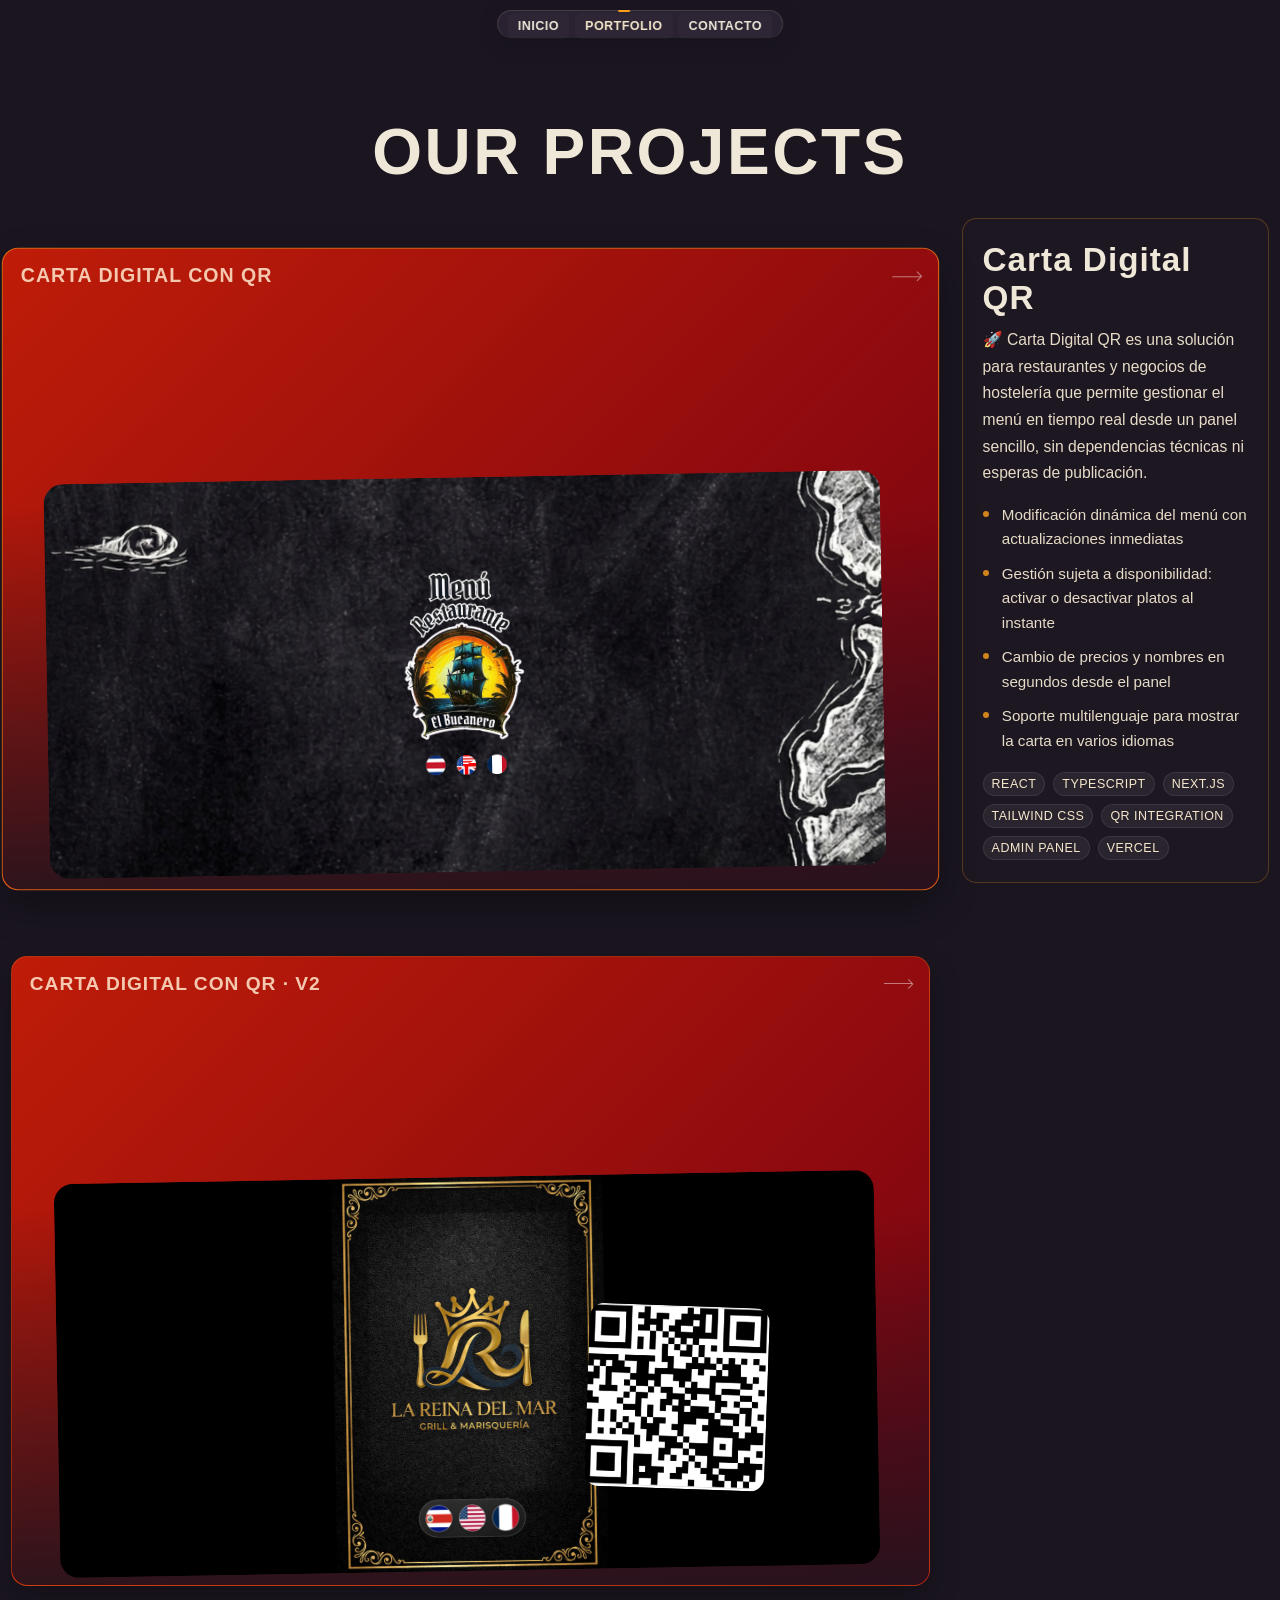
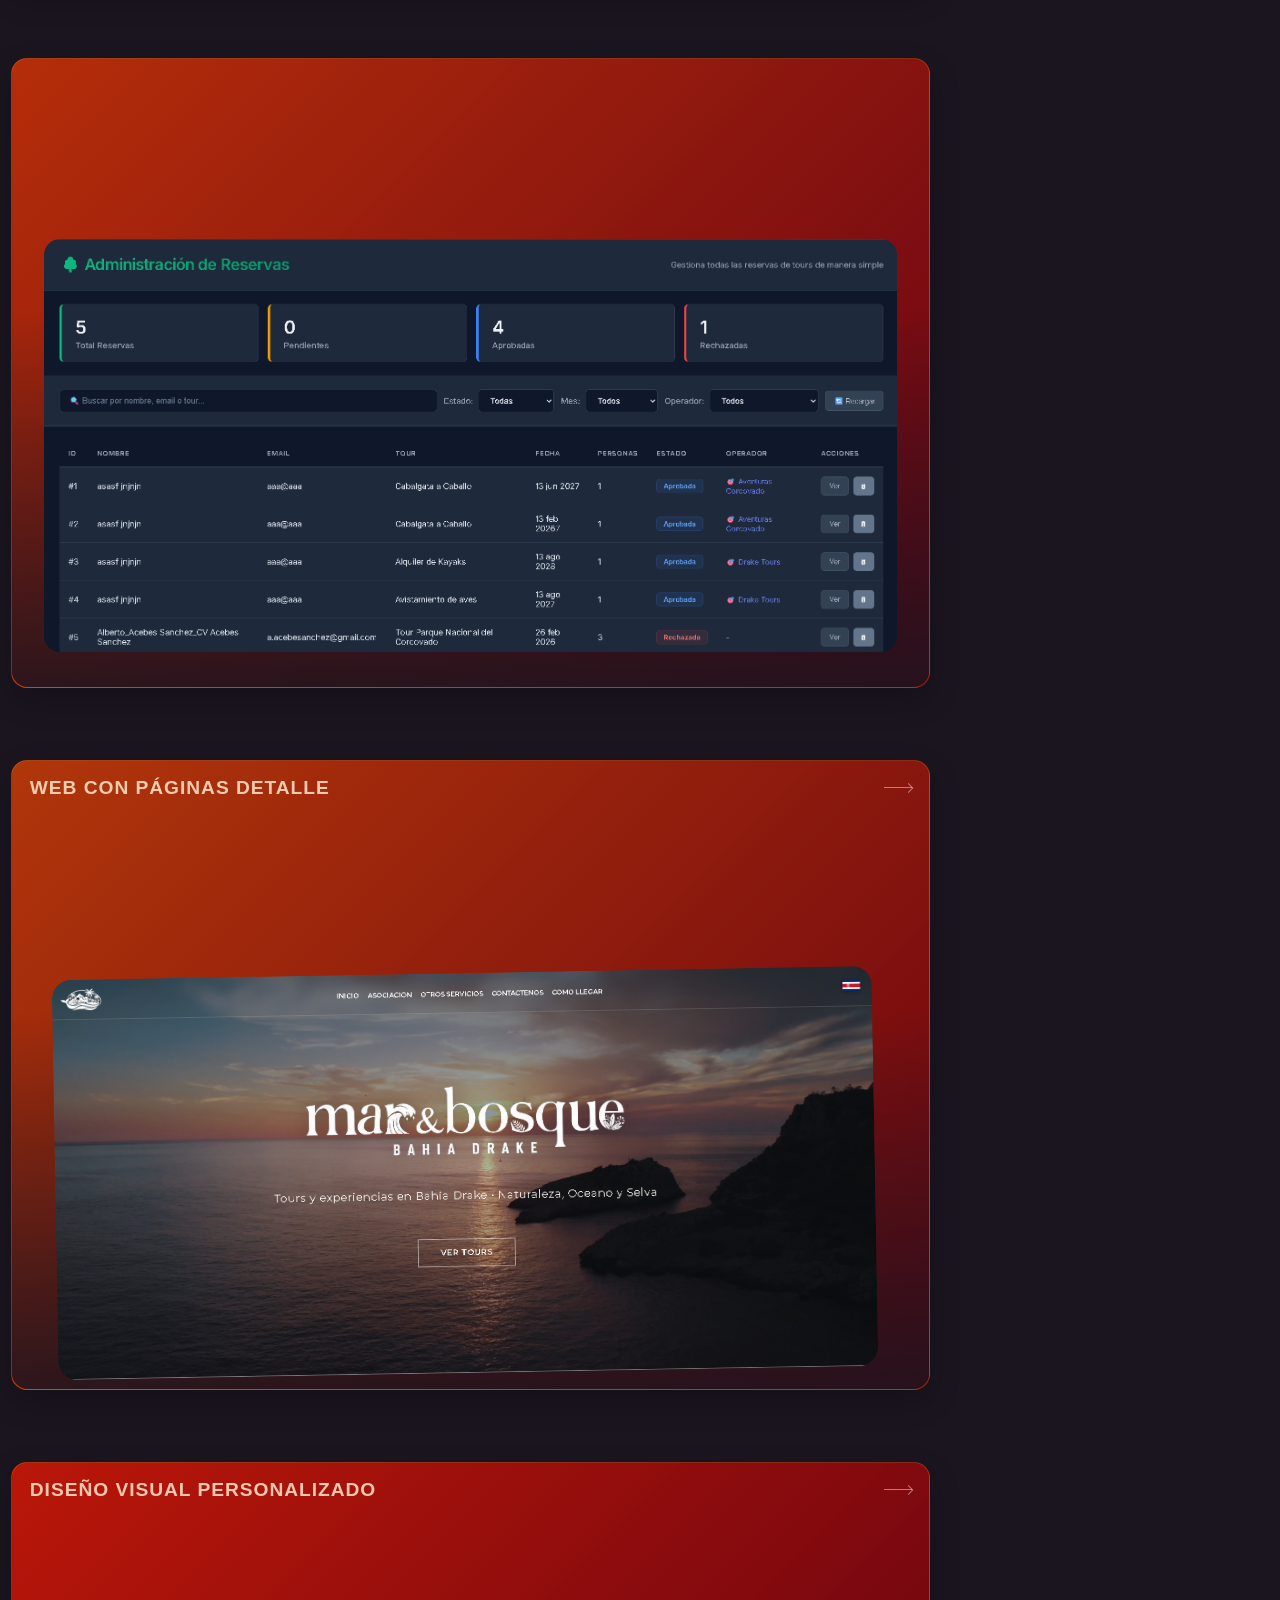
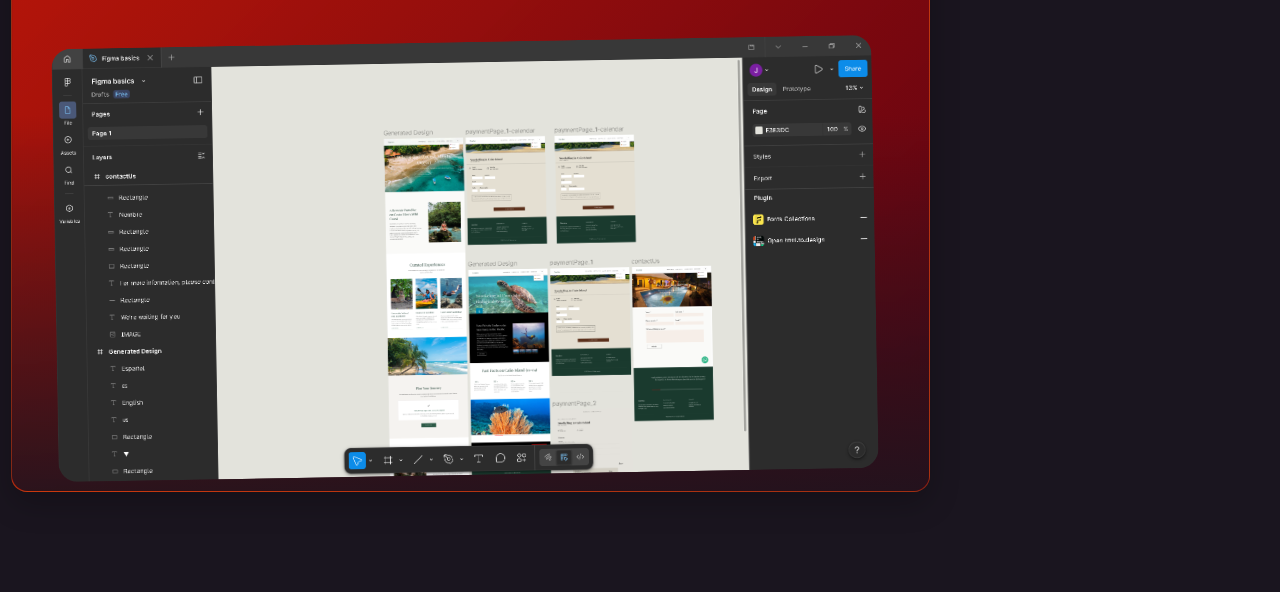
<file: portfolio.html>
<!DOCTYPE html>
<html lang="es">
<head>
	<meta charset="UTF-8">
	<meta name="viewport" content="width=device-width, initial-scale=1.0">
	<title>Our Projects</title>
	<link rel="icon" type="image/png" href="logo.png">
	<link rel="stylesheet" href="style.css">
	<style>
		body {
			min-height: 100vh;
		}

		main {
			min-height: calc(100vh - 90px);
		}

		h1 {
			font-family: "SF Pro Display", "SF Pro Text", "Helvetica Neue", Helvetica, Arial, sans-serif;
			font-size: clamp(2rem, 6vw, 4rem);
			font-weight: 800;
			letter-spacing: 0.04em;
			text-transform: uppercase;
			color: var(--text);
			text-align: center;
		}
	</style>
</head>
<body>
	<header class="top-nav">
		<input type="checkbox" id="nav-toggle" class="nav-toggle" aria-label="Abrir menú">
		<label for="nav-toggle" class="hamburger" aria-hidden="true">
			<span></span>
			<span></span>
			<span></span>
		</label>
		<nav class="nav-menu">
			<ul class="nav-links">
				<li><a href="index.html#inicio">INICIO</a></li>
				<li><a href="portfolio.html" aria-current="page">PORTFOLIO</a></li>
				<li><a href="index.html#contacto">CONTACTO</a></li>
			</ul>
		</nav>
	</header>

	<main class="portfolio-page">
		<section class="portfolio-hero">
			<h1>Our Projects</h1>
		</section>

		<section class="projects-showcase">
			<div class="projects-scroll" id="projects-scroll" aria-label="Carrusel de proyectos">
				<a class="project-slide" href="https://alberr22.github.io/ElBucanero/" target="_blank" rel="noopener noreferrer" data-title="Carta Digital QR" data-desc="🚀 Carta Digital QR es una solución para restaurantes y negocios de hostelería que permite gestionar el menú en tiempo real desde un panel sencillo, sin dependencias técnicas ni esperas de publicación." data-bullets="Modificación dinámica del menú con actualizaciones inmediatas|Gestión sujeta a disponibilidad: activar o desactivar platos al instante|Cambio de precios y nombres en segundos desde el panel|Soporte multilenguaje para mostrar la carta en varios idiomas" data-tags="React,TypeScript,Next.js,Tailwind CSS,QR Integration,Admin Panel,Vercel" style="background-image: linear-gradient(135deg, rgba(255, 32, 0, 0.72), rgba(120, 0, 18, 0.96));">
					<div class="menu-overlay menu-overlay-top">
						<span class="menu-label">Carta digital con QR</span>
						<span class="menu-arrow" aria-hidden="true"></span>
					</div>
					<span class="hover-eye" aria-hidden="true">
						<svg class="hover-eye-text" viewBox="0 0 100 100" aria-hidden="true">
							<defs>
								<path id="hover-text-1" d="M50,50 m-33,0 a33,33 0 1,1 66,0 a33,33 0 1,1 -66,0" />
							</defs>
							<text>
								<textPath href="#hover-text-1"> VISIT PROJECT · VISIT PROJECT · </textPath>
							</text>
						</svg>
					</span>
					<div class="project-media menu-stack" aria-label="Ejemplo de menu">
						<img src="menuej2.png" alt="Menu ejemplo 1" class="menu-card menu-card-top">
						<img src="menuej1.png" alt="Menu ejemplo 2" class="menu-card menu-card-bottom">
					</div>
				</a>

				<a class="project-slide" href="https://alberr22.github.io/ElBucanero/" target="_blank" rel="noopener noreferrer" data-title="Carta Digital QR · Versión 2" data-desc="🚀 Carta Digital QR versión 2: misma base funcional con una propuesta visual alternativa para mostrar el menú digital mediante QR de forma clara y moderna." data-bullets="Nueva variante visual de la carta digital|Gestión dinámica del contenido en tiempo real|Actualización rápida de platos, nombres y precios|Experiencia optimizada para dispositivos móviles" data-tags="React,TypeScript,Next.js,Tailwind CSS,QR Integration,UI Variant" style="background-image: linear-gradient(135deg, rgba(255, 32, 0, 0.72), rgba(120, 0, 18, 0.96));">
					<div class="menu-overlay menu-overlay-top">
						<span class="menu-label">Carta digital con QR · v2</span>
						<span class="menu-arrow" aria-hidden="true"></span>
					</div>
					<span class="hover-eye" aria-hidden="true">
						<svg class="hover-eye-text" viewBox="0 0 100 100" aria-hidden="true">
							<defs>
								<path id="hover-text-5" d="M50,50 m-33,0 a33,33 0 1,1 66,0 a33,33 0 1,1 -66,0" />
							</defs>
							<text>
								<textPath href="#hover-text-5"> VISIT PROJECT · VISIT PROJECT · </textPath>
							</text>
						</svg>
					</span>
					<div class="project-media menu-stack qr-v2-stack" aria-label="Ejemplo de menu versión 2">
						<img src="reinamar1.png" alt="Menu QR version 2 ejemplo 1" class="menu-card menu-card-bottom qr-v2-base">
						<img src="qrgenerico.png" alt="Menu QR version 2 ejemplo 2" class="menu-card qr-v2-qr">
					</div>
				</a>

				<article class="project-slide" href="https://marybosquetours.com" data-title="Admin Dashboard ERP" data-desc="🚀 Panel centralizado para administración tipo ERP, diseñado para controlar operaciones, visualizar métricas en tiempo real y mejorar la comunicación con clientes desde un único entorno." data-bullets="Visualizador de estadísticas con métricas clave del negocio|Gestión centralizada de operaciones, estados y tareas|Canal unificado para comunicación con clientes|Panel escalable para múltiples áreas y roles de usuario" data-tags="React,TypeScript,Next.js,Tailwind CSS,Charts,Realtime Data,Role-Based Access" style="background-image: linear-gradient(135deg, rgba(255, 58, 0, 0.68), rgba(106, 0, 20, 0.95));">
					<span class="hover-eye" aria-hidden="true">
						<svg class="hover-eye-text" viewBox="0 0 100 100" aria-hidden="true">
							<defs>
								<path id="hover-text-4" d="M50,50 m-33,0 a33,33 0 1,1 66,0 a33,33 0 1,1 -66,0" />
							</defs>
							<text>
								<textPath href="#hover-text-4"> VISIT PROJECT · VISIT PROJECT · </textPath>
							</text>
						</svg>
					</span>
					<div class="project-media dashboard-media" aria-label="Ejemplo de dashboard de administración">
						<img src="admindashboard.png" alt="Dashboard de administración" class="dashboard-shot">
					</div>
				</article>

				<a class="project-slide" href="https://marybosquetours.com" target="_blank" rel="noopener noreferrer" data-title="Web Corporativa Multilenguaje" data-desc="🚀 Página web pensada para negocios que necesitan mostrar sus servicios con claridad y gestionar su información sin complicaciones técnicas. Incluye páginas de detalle, guardado de datos y estructura preparada para crecer." data-bullets="Páginas de detalle para cada servicio o producto, fáciles de entender|Guardado de datos para mantener información siempre actualizada|Contenido en varios idiomas para llegar a más clientes|Panel sencillo para editar textos, imágenes y secciones sin depender de terceros" data-tags="React,TypeScript,Next.js,Tailwind CSS,Database i18n,Admin Panel" style="background-image: linear-gradient(135deg, rgba(255, 72, 0, 0.66), rgba(112, 0, 16, 0.95));">
					<div class="menu-overlay menu-overlay-top">
						<span class="menu-label">Web con páginas detalle</span>
						<span class="menu-arrow" aria-hidden="true"></span>
					</div>
					<span class="hover-eye" aria-hidden="true">
						<svg class="hover-eye-text" viewBox="0 0 100 100" aria-hidden="true">
							<defs>
								<path id="hover-text-2" d="M50,50 m-33,0 a33,33 0 1,1 66,0 a33,33 0 1,1 -66,0" />
							</defs>
							<text>
								<textPath href="#hover-text-2"> VISIT PROJECT · VISIT PROJECT · </textPath>
							</text>
						</svg>
					</span>
					<div class="project-media website-stack" aria-label="Ejemplo de web corporativa">
						<img src="website2.png" alt="Website ejemplo 1" class="website-card website-card-top">
						<img src="website1.png" alt="Website ejemplo 2" class="website-card website-card-bottom">
					</div>
				</a>

				<a class="project-slide" href="https://www.figma.com/proto/gRC4nafJVDVpGRskz9gKsA/Figma-basics?node-id=0-1&t=gxnHaOLbU1GZVxRh-1" target="_blank" rel="noopener noreferrer" data-title="BrandForge" data-desc="🚀 Servicio personalizado de interfaces, logos, banners e imagen de empresa para construir una identidad visual sólida y coherente." data-bullets="Diseño de interfaces personalizado para web y marca|Creación de logos, banners y piezas visuales|Imagen de empresa coherente y profesional|Assets preparados para escalar en digital" data-tags="Illustrator,Figma,Photoshop,Branding" style="background-image: linear-gradient(135deg, rgba(255, 24, 0, 0.7), rgba(92, 0, 18, 0.96));">
					<div class="menu-overlay menu-overlay-top">
						<span class="menu-label">Diseño visual personalizado</span>
						<span class="menu-arrow" aria-hidden="true"></span>
					</div>
					<span class="hover-eye" aria-hidden="true">
						<svg class="hover-eye-text" viewBox="0 0 100 100" aria-hidden="true">
							<defs>
								<path id="hover-text-3" d="M50,50 m-33,0 a33,33 0 1,1 66,0 a33,33 0 1,1 -66,0" />
							</defs>
							<text>
								<textPath href="#hover-text-3"> VISIT PROJECT · VISIT PROJECT · </textPath>
							</text>
						</svg>
					</span>
					<div class="project-media website-stack" aria-label="Muestras de diseño para BrandForge">
						<img src="figma2.png" alt="Diseño BrandForge ejemplo 1" class="website-card website-card-top">
						<img src="figma.png" alt="Diseño BrandForge ejemplo 2" class="website-card website-card-bottom">
					</div>
				</a>
			</div>

			<aside class="projects-sticky" aria-live="polite">
				<h2 id="project-title">Carta Digital QR</h2>
				<p id="project-desc">🚀 Carta Digital QR es una solución para restaurantes y negocios de hostelería que permite gestionar el menú en tiempo real desde un panel sencillo, sin dependencias técnicas ni esperas de publicación.</p>
				<ul class="project-bullets" id="project-bullets">
					<li>Modificación dinámica del menú con actualizaciones inmediatas</li>
					<li>Gestión sujeta a disponibilidad: activar o desactivar platos al instante</li>
					<li>Cambio de precios y nombres en segundos desde el panel</li>
					<li>Soporte multilenguaje para mostrar la carta en varios idiomas</li>
				</ul>
				<div class="project-tags" id="project-tags">
					<span>React</span>
					<span>TypeScript</span>
					<span>Next.js</span>
					<span>Tailwind CSS</span>
					<span>QR Integration</span>
					<span>Admin Panel</span>
					<span>Vercel</span>
				</div>
			</aside>
		</section>
	</main>

	<script>
		const navToggle = document.getElementById('nav-toggle');
		const navItems = document.querySelectorAll('.nav-links a');
		const scrollWrap = document.getElementById('projects-scroll');
		const slides = Array.from(document.querySelectorAll('.project-slide'));
		const titleEl = document.getElementById('project-title');
		const descEl = document.getElementById('project-desc');
		const bulletsEl = document.getElementById('project-bullets');
		const tagsEl = document.getElementById('project-tags');

		navItems.forEach((item) => {
			item.addEventListener('click', () => {
				navToggle.checked = false;
			});
		});

		const setActiveSlide = (slide) => {
			if (!slide || !titleEl || !descEl) {
				return;
			}

			slides.forEach((item) => item.classList.remove('is-active'));
			slide.classList.add('is-active');
			titleEl.textContent = slide.dataset.title || '';
			descEl.textContent = slide.dataset.desc || '';

			if (bulletsEl) {
				bulletsEl.innerHTML = '';
				const bullets = (slide.dataset.bullets || '').split('|').filter(Boolean);
				bullets.forEach((text) => {
					const li = document.createElement('li');
					li.textContent = text.trim();
					bulletsEl.appendChild(li);
				});
			}

			if (tagsEl) {
				tagsEl.innerHTML = '';
				const tags = (slide.dataset.tags || '').split(',').filter(Boolean);
				tags.forEach((tag) => {
					const span = document.createElement('span');
					span.textContent = tag.trim();
					tagsEl.appendChild(span);
				});
			}
		};

		if (slides.length) {
			setActiveSlide(slides[0]);

			slides.forEach((slide) => {
				slide.style.setProperty('--cursor-x', '50%');
				slide.style.setProperty('--cursor-y', '50%');
				slide.addEventListener('mousemove', (event) => {
					const rect = slide.getBoundingClientRect();
					const x = ((event.clientX - rect.left) / rect.width) * 100;
					const y = ((event.clientY - rect.top) / rect.height) * 100;
					slide.style.setProperty('--cursor-x', `${x}%`);
					slide.style.setProperty('--cursor-y', `${y}%`);
				});
			});

			if ('IntersectionObserver' in window) {
				const observer = new IntersectionObserver(
					(entries) => {
						entries.forEach((entry) => {
							if (entry.isIntersecting) {
								setActiveSlide(entry.target);
							}
						});
					},
					{ threshold: 0.6 }
				);

				slides.forEach((slide) => observer.observe(slide));
			} else {
				window.addEventListener('scroll', () => {
					const midpoint = window.scrollY + window.innerHeight / 2;
					let closest = slides[0];
					let closestDistance = Infinity;

					slides.forEach((slide) => {
						const slideMid = slide.getBoundingClientRect().top + window.scrollY + slide.offsetHeight / 2;
						const distance = Math.abs(midpoint - slideMid);
						if (distance < closestDistance) {
							closest = slide;
							closestDistance = distance;
						}
					});

					setActiveSlide(closest);
				});
			}
		}
	</script>
</body>
</html>
</file>
<file: style.css>
@font-face {
	font-family: "BlackSansaPro";
	src: url("BlackSansaPro-Thin.otf") format("opentype");
	font-style: normal;
	font-weight: 100 400;
	font-display: swap;
}

:root {
	--bg: #1a151f;
	--surface: #211a25;
	--text: #efe8d8;
	--accent: #ff9f1c;
}

* {
	margin: 0;
	padding: 0;
	box-sizing: border-box;
}

body {
	font-family: "Segoe UI", Tahoma, Geneva, Verdana, sans-serif;
	background: var(--bg);
	color: var(--text);
	min-height: 100vh;
	padding-top: 4.2rem;
}

.top-nav {
	position: fixed;
	top: 0.65rem;
	left: 50%;
	transform: translateX(-50%);
	z-index: 1000;
	display: flex;
	justify-content: center;
	align-items: center;
	gap: 0.45rem;
	padding: 0.28rem 0.6rem;
	background: rgba(58, 45, 66, 0.54);
	backdrop-filter: blur(10px);
	border: 1px solid rgba(255, 255, 255, 0.13);
	border-radius: 999px;
	box-shadow: 0 6px 24px rgba(0, 0, 0, 0.13);
	border-bottom: none;
}

.brand {
	display: inline-flex;
	align-items: center;
	text-decoration: none;
	margin: 0;
	padding: 0;
}

.nav-menu {
	margin: 0;
	margin-left: 0;
}

.nav-toggle {
	position: absolute;
	opacity: 0;
	pointer-events: none;
}

.hamburger {
	display: none;
	width: 2.2rem;
	height: 2.2rem;
	border-radius: 0.5rem;
	border: 1px solid rgba(255, 159, 28, 0.4);
	align-items: center;
	justify-content: center;
	gap: 0.25rem;
	cursor: pointer;
}

.hamburger span {
	display: block;
	width: 1rem;
	height: 2px;
	background: var(--accent);
	transition: transform 0.2s ease, opacity 0.2s ease;
}

.nav-links {
	list-style: none;
	display: flex;
	gap: 0.35rem;
}

.nav-links a {
	position: relative;
	overflow: hidden;
	color: var(--text);
	text-decoration: none;
	font-weight: 600;
	font-size: 0.78rem;
	letter-spacing: 0.5px;
	padding: 0.32rem 0.58rem;
	border-radius: 0.35rem;
	border: 1px solid transparent;
	background: rgba(255, 255, 255, 0.02);
	transition: color 0.25s ease, box-shadow 0.25s ease, border-color 0.25s ease;
}

.nav-links a::before {
	content: "";
	position: absolute;
	inset: 0;
	background: linear-gradient(120deg, rgba(255, 159, 28, 0.95), rgba(255, 183, 76, 0.95));
	transform: scaleX(0);
	transform-origin: left;
	transition: transform 0.2s ease;
	z-index: -1;
	opacity: 0;
}

.nav-links a::after {
	content: "";
	position: absolute;
	top: -0.22rem;
	left: 50%;
	width: 12px;
	height: 2px;
	border-radius: 999px;
	background: var(--accent);
	transform: translateX(-50%) scaleX(0.4);
	opacity: 0;
	transition: opacity 0.2s ease, transform 0.2s ease;
}

.nav-links a:hover,
.nav-links a:focus-visible {
	color: #f6e8cc;
	border-color: transparent;
	box-shadow: none;
}

.nav-links a:hover::after,
.nav-links a:focus-visible::after {
	opacity: 0.55;
	transform: translateX(-50%) scaleX(0.8);
}

.nav-links a.active,
.nav-links a[aria-current="page"] {
	color: #f6e8cc;
	box-shadow: none;
}

.nav-links a.active::before,
.nav-links a[aria-current="page"]::before {
	transform: scaleX(0);
}

.nav-links a.active::after,
.nav-links a[aria-current="page"]::after {
	opacity: 1;
	transform: translateX(-50%) scaleX(1);
}

.portfolio-page {
	max-width: 1320px;
	margin: 0 auto;
	padding: 2.4rem 0.7rem 4rem;
	width: 100%;
}

.portfolio-hero {
	padding-top: 0.6rem;
	padding-bottom: 1.8rem;
}

.projects-showcase {
	display: grid;
	grid-template-columns: minmax(0, 1.5fr) minmax(220px, 0.5fr);
	gap: 2rem;
	align-items: start;
	position: relative;
	z-index: 2;
}

.projects-scroll {
	display: grid;
	gap: 8vh;
	padding: 4vh 0;
	overflow: visible;
}

.project-slide {
	min-height: 70vh;
	border-radius: 1rem;
	border: 1px solid rgba(255, 159, 28, 0.25);
	background-size: cover;
	background-position: center;
	position: relative;
	padding: 1.2rem;
	display: grid;
	align-items: end;
	box-shadow: 0 12px 30px rgba(0, 0, 0, 0.22);
	transition: transform 0.35s ease, border-color 0.35s ease, box-shadow 0.35s ease;
	cursor: none;
	overflow: visible;
	z-index: 3;
	text-decoration: none;
	color: inherit;
}

.project-slide::after {
	content: "";
	position: absolute;
	inset: 0;
	background: linear-gradient(180deg, rgba(26, 21, 31, 0) 40%, rgba(26, 21, 31, 0.85));
	border-radius: inherit;
	pointer-events: none;
}

.hover-eye {
	position: absolute;
	left: var(--cursor-x, 50%);
	top: var(--cursor-y, 50%);
	width: 45px;
	height: 45px;
	border-radius: 50%;
	border: none;
	background: rgba(255, 255, 255, 0.2);
	transform: translate(-50%, -50%) scale(0.6);
	opacity: 0;
	transition: opacity 0.2s ease, transform 0.2s ease;
	pointer-events: none;
	box-shadow: 0 0 18px rgba(255, 159, 28, 0.25);
	z-index: 2;
}

.hover-eye::before {
	content: "";
	position: absolute;
	left: 50%;
	top: 50%;
	width: 80px;
	height: 80px;
	border-radius: 50%;
	border: none;
	background: rgba(255, 255, 255, 0.04);
	backdrop-filter: blur(8px);
	-webkit-mask: radial-gradient(circle, transparent 22.5px, #000 23px);
	mask: radial-gradient(circle, transparent 22.5px, #000 23px);
	transform: translate(-50%, -50%);
	pointer-events: none;
}

.hover-eye-text {
	position: absolute;
	left: 50%;
	top: 50%;
	width: 90px;
	height: 90px;
	transform: translate(-50%, -50%);
	animation: spinText 6s linear infinite;
	pointer-events: none;
}

.hover-eye-text text {
	font-size: 9px;
	letter-spacing: 1px;
	fill: rgba(255, 255, 255, 0.8);
	font-family: "SF Pro Text", "Helvetica Neue", Helvetica, Arial, sans-serif;
	text-transform: uppercase;
}

@keyframes spinText {
	from {
		transform: translate(-50%, -50%) rotate(0deg);
	}
	to {
		transform: translate(-50%, -50%) rotate(360deg);
	}
}

.hover-eye::after {
	content: "";
	position: absolute;
	left: 50%;
	top: 50%;
	width: 25px;
	height: 25px;
	background: url("eyepointer.webp") center / contain no-repeat;
	filter: brightness(0) invert(1);
	transform: translate(-50%, -50%);
}

.project-slide:hover .hover-eye,
.project-slide:focus-within .hover-eye {
	opacity: 1;
	transform: translate(-50%, -50%) scale(1);
}

.project-slide.is-active {
	transform: scale(1.02);
	border-color: rgba(255, 159, 28, 0.6);
	box-shadow: 0 16px 36px rgba(0, 0, 0, 0.28);
}

.project-media {
	position: relative;
	width: 100%;
	min-height: 220px;
	border-radius: 0.8rem;
	background: transparent;
	border: none;
	display: grid;
	place-items: center;
	font-family: "SF Pro Display", "SF Pro Text", "Helvetica Neue", Helvetica, Arial, sans-serif;
	font-size: clamp(1.6rem, 2.8vw, 2.5rem);
	letter-spacing: 0.08em;
	text-transform: uppercase;
	color: #f6e8cc;
	backdrop-filter: none;
	text-align: center;
	padding: 1rem;
	margin-bottom: 0.2rem;
	z-index: 1;
}

.dashboard-media {
	padding: 0.8rem;
}

.dashboard-shot {
	width: min(100%, 980px);
	height: auto;
	display: block;
	object-fit: contain;
	border-radius: 1rem;
}

.menu-stack {
	overflow: visible;
	padding: 0;
	width: min(100%, 860px);
	display: grid;
	place-items: center;
	min-height: auto;
	margin: 2.4rem auto 0.2rem;
}

.menu-overlay {
	position: absolute;
	left: 0;
	right: 0;
	top: 0.85rem;
	padding: 0 1.1rem;
	display: flex;
	align-items: center;
	justify-content: space-between;
	gap: 1rem;
	color: rgba(255, 232, 204, 0.85);
	font-size: 1.2rem;
	letter-spacing: 0.05em;
	text-transform: uppercase;
	pointer-events: none;
	z-index: 4;
}

.menu-overlay-top {
	top: 1rem;
}

.menu-label {
	font-family: "SF Pro Text", "SF Pro Display", "Helvetica Neue", Helvetica, Arial, sans-serif;
	font-weight: 700;
}

.menu-arrow {
	position: relative;
	width: 28px;
	height: 1px;
	background: rgba(255, 255, 255, 0.45);
}

.menu-arrow::after {
	content: "";
	position: absolute;
	right: 0;
	top: 50%;
	width: 6px;
	height: 6px;
	border-top: 1px solid rgba(255, 255, 255, 0.45);
	border-right: 1px solid rgba(255, 255, 255, 0.45);
	transform: translateY(-50%) rotate(45deg);
}

.menu-card {
	width: min(98%, 820px);
	height: auto;
	object-fit: contain;
	border-radius: 1.2rem;
	box-shadow: none;
	transition: transform 0.35s ease, box-shadow 0.35s ease, opacity 0.35s ease;
}

.website-stack {
	overflow: visible;
	padding: 0;
	width: min(100%, 860px);
	display: grid;
	place-items: center;
	min-height: auto;
	margin: 2.4rem auto 0.2rem;
}

.website-card {
	width: min(98%, 820px);
	height: auto;
	object-fit: contain;
	border-radius: 1.2rem;
	box-shadow: none;
	transition: transform 0.35s ease, opacity 0.35s ease;
}

.website-card-top {
	position: absolute;
	left: 50%;
	top: 50%;
	transform: translate(-50%, -50%) translate(0, 0) rotate(-1deg) scale(0.98);
	opacity: 0;
	z-index: 3;
}

.website-card-bottom {
	position: relative;
	transform: translate(-6px, 6px) rotate(-1deg);
	z-index: 2;
}

.project-slide:hover .website-card-top,
.project-slide:focus-within .website-card-top {
	opacity: 1;
	transform: translate(-50%, -50%) translate(22px, -10px) rotate(3deg) scale(1);
}

.project-slide:hover .website-card-bottom,
.project-slide:focus-within .website-card-bottom {
	transform: translate(-10px, 10px) rotate(-2deg);
}

.menu-card-top {
	position: absolute;
	left: 50%;
	top: 50%;
	transform: translate(-50%, -50%) translate(0, 0) rotate(-2deg) scale(0.98);
	opacity: 0;
	z-index: 3;
}

.menu-card-bottom {
	position: relative;
	transform: translate(-6px, 6px) rotate(-1deg);
	filter: saturate(0.95);
	z-index: 2;
}

.project-slide:hover .menu-card-top,
.project-slide:focus-within .menu-card-top {
	opacity: 1;
	transform: translate(-50%, -50%) translate(22px, -10px) rotate(3deg) scale(1);
}

.project-slide:hover .menu-card-bottom,
.project-slide:focus-within .menu-card-bottom {
	transform: translate(-10px, 10px) rotate(-2deg);
}

.qr-v2-stack {
	position: relative;
}

.qr-v2-base {
	width: min(96%, 820px);
	transform: translate(-4px, 8px) rotate(-1deg);
}

.qr-v2-qr {
	position: absolute;
	left: 74%;
	top: 58%;
	width: min(26%, 180px);
	max-width: 180px;
	min-width: 100px;
	transform: translate(-50%, -50%) rotate(2deg);
	opacity: 1;
	z-index: 4;
	border-radius: 0.9rem;
}

.project-slide:hover .qr-v2-qr,
.project-slide:focus-within .qr-v2-qr {
	transform: translate(-50%, -50%) rotate(5deg) scale(1.03);
}

.projects-sticky {
	position: sticky;
	top: 7.2rem;
	transform: none;
	padding: 1.4rem 1.2rem;
	border-radius: 0.9rem;
	border: 1px solid rgba(255, 159, 28, 0.25);
	background: rgba(33, 26, 37, 0.6);
	backdrop-filter: blur(6px);
}

.projects-kicker {
	font-size: 0.75rem;
	letter-spacing: 0.2em;
	text-transform: uppercase;
	color: #d7cdb7;
	display: inline-block;
	margin-bottom: 0.7rem;
}

.projects-sticky h2 {
	font-family: "SF Pro Display", "SF Pro Text", "Helvetica Neue", Helvetica, Arial, sans-serif;
	font-size: clamp(1.4rem, 2.6vw, 2.2rem);
	letter-spacing: 0.03em;
	margin-bottom: 0.6rem;
}

.projects-sticky p {
	font-size: 0.98rem;
	line-height: 1.7;
	color: #e7dcc7;
	margin-bottom: 1rem;
}

.project-bullets {
	list-style: none;
	display: grid;
	gap: 0.65rem;
	margin-bottom: 1.2rem;
}

.project-bullets li {
	position: relative;
	padding-left: 1.2rem;
	font-size: 0.95rem;
	line-height: 1.6;
	color: #e7dcc7;
}

.project-bullets li::before {
	content: "";
	position: absolute;
	left: 0;
	top: 0.5rem;
	width: 6px;
	height: 6px;
	border-radius: 50%;
	background: rgba(255, 159, 28, 0.8);
}

.project-tags {
	display: flex;
	flex-wrap: wrap;
	gap: 0.5rem;
}

.project-tags span {
	font-size: 0.78rem;
	letter-spacing: 0.04em;
	text-transform: uppercase;
	padding: 0.25rem 0.5rem;
	border-radius: 999px;
	background: rgba(255, 255, 255, 0.06);
	border: 1px solid rgba(255, 255, 255, 0.08);
	color: #f6e8cc;
}

.signature-hero {
	min-height: calc(100vh - 120px);
	display: grid;
	place-items: center;
	padding: 2rem 1rem 3rem;
}

.signature-card {
	width: min(1080px, 92vw);
	min-height: 500px;
	padding: 2.2rem 2.7rem;
	border: 2px solid rgba(255, 159, 28, 0.55);
	background: rgba(33, 26, 37, 0.55);
	display: grid;
	grid-template-columns: 1.05fr 3.1fr 1.05fr;
	align-items: center;
	gap: 0.6rem;
	transform-style: preserve-3d;
	transition: transform 0.35s ease;
}

.signature-center {
	text-align: center;
}

.signature-center h1 {
	font-family: "BlackSansaPro", Georgia, "Times New Roman", serif;
	font-size: clamp(3rem, 7.4vw, 7.8rem);
	line-height: 0.86;
	font-weight: 500;
	letter-spacing: 0.2px;
	color: var(--text);
	position: relative;
	display: inline-grid;
	gap: 0.1em;
}

.signature-center h1::before {
	content: "· : ; • ·";
	position: absolute;
	left: 50%;
	top: -0.58em;
	transform: translateX(-50%);
	font-size: 0.17em;
	letter-spacing: 0.42em;
	color: var(--accent);
	opacity: 0.95;
}

.signature-center h1::after {
	content: "• ; : · •";
	position: absolute;
	left: 50%;
	bottom: -0.62em;
	transform: translateX(-50%);
	font-size: 0.17em;
	letter-spacing: 0.42em;
	color: var(--accent);
	opacity: 0.95;
}

.signature-center .line-main,
.signature-center .line-sub {
	display: block;
}

.signature-center .line-main {
	font-weight: 900;
	letter-spacing: 0.01em;
	text-shadow: -0.6px 0 currentColor, 0.6px 0 currentColor;
	position: relative;
}

.signature-center .line-sub {
	font-weight: 900;
}

.signature-side {
	display: flex;
	align-items: center;
	justify-content: center;
	gap: 1rem;
	color: var(--accent);
}

.signature-side .label {
	font-family: "BlackSansaPro", "Segoe UI", Tahoma, Geneva, Verdana, sans-serif;
	font-size: clamp(1.25rem, 2.15vw, 2.55rem);
	font-weight: 300;
	letter-spacing: 1.5px;
	color: #d7cdb7;
}

.signature-side .star {
	font-size: clamp(2.2rem, 3.2vw, 3.45rem);
	line-height: 1;
	color: var(--accent);
}

.signature-side-left {
	justify-content: flex-start;
}

.signature-side-right {
	justify-content: flex-end;
}

.project-section {
	position: relative;
	display: grid;
	place-items: center;
	padding: 0.5rem 1rem 3.5rem;
	overflow: hidden;
}

.project-section::before,
.project-section::after {
	content: "";
	position: absolute;
	width: 220px;
	height: 220px;
	border-radius: 50%;
	background: radial-gradient(circle, rgba(255, 159, 28, 0.22), rgba(255, 159, 28, 0));
	pointer-events: none;
	filter: blur(2px);
	animation: driftGlow 8s ease-in-out infinite alternate;
}

.project-section::before {
	top: 10%;
	left: 8%;
}

.project-section::after {
	right: 8%;
	bottom: 8%;
	animation-delay: 1.6s;
}

.project-card {
	position: relative;
	width: min(960px, 92vw);
	padding: 2rem 2.1rem;
	border: 1px solid rgba(255, 159, 28, 0.45);
	background: linear-gradient(145deg, rgba(33, 26, 37, 0.88), rgba(26, 21, 31, 0.95));
	backdrop-filter: blur(4px);
	overflow: hidden;
	transform-style: preserve-3d;
	transition: transform 0.35s ease;
}

.motion-enhanced .project-card {
	opacity: 0;
	transform: translateY(22px) scale(0.99);
}

.motion-enhanced .project-card.is-visible {
	animation: fadeUpStrong 0.9s cubic-bezier(0.2, 0.7, 0, 1) both;
}

.motion-enhanced .signature-card {
	animation: floatCard 4.8s ease-in-out infinite;
}

.project-card::before {
	content: "";
	position: absolute;
	left: 2rem;
	right: 2rem;
	top: 0;
	height: 1px;
	background: linear-gradient(90deg, transparent, rgba(255, 159, 28, 0.85), transparent);
	animation: pulseLine 2.5s ease-in-out infinite;
}

.project-card h2 {
	font-family: "BlackSansaPro", "Segoe UI", Tahoma, Geneva, Verdana, sans-serif;
	font-size: clamp(1.4rem, 2.8vw, 2.3rem);
	font-weight: 800;
	letter-spacing: 0.03em;
	color: var(--text);
	margin-bottom: 1rem;
	text-transform: uppercase;
}

.project-card p {
	font-size: clamp(1rem, 1.5vw, 1.15rem);
	line-height: 1.75;
	color: #e7dcc7;
	text-wrap: pretty;
	animation: textBreathe 4s ease-in-out infinite;
}

.project-intro {
	margin-bottom: 1.1rem;
	max-width: 75ch;
}

.project-grid {
	display: grid;
	grid-template-columns: repeat(3, minmax(0, 1fr));
	gap: 0.9rem;
	margin-top: 0.5rem;
}

.project-item {
	padding: 1rem 0.95rem;
	border: 1px solid rgba(255, 159, 28, 0.28);
	background: rgba(255, 255, 255, 0.02);
	transition: transform 0.25s ease, border-color 0.25s ease, background-color 0.25s ease;
	position: relative;
	overflow: hidden;
}

.motion-enhanced .project-item {
	opacity: 0;
	transform: translateY(20px) scale(0.98);
}

.project-item::after {
	content: "";
	position: absolute;
	inset: -40%;
	background: linear-gradient(120deg, transparent 35%, rgba(255, 159, 28, 0.15), transparent 65%);
	transform: translateX(-58%) rotate(8deg);
	transition: transform 0.45s ease;
	pointer-events: none;
}

.motion-enhanced .project-item.is-visible {
	animation: fadeUpStrong 0.75s cubic-bezier(0.2, 0.7, 0, 1) both;
}

.motion-enhanced .project-item.is-visible:nth-child(1) {
	animation-delay: 0.08s;
}

.motion-enhanced .project-item.is-visible:nth-child(2) {
	animation-delay: 0.18s;
}

.motion-enhanced .project-item.is-visible:nth-child(3) {
	animation-delay: 0.28s;
}

.motion-enhanced .project-item.is-visible {
	animation-name: fadeUpStrong, cardIdleFloat;
	animation-duration: 0.75s, 3.8s;
	animation-timing-function: cubic-bezier(0.2, 0.7, 0, 1), ease-in-out;
	animation-fill-mode: both, both;
	animation-iteration-count: 1, infinite;
}

.motion-enhanced .project-item.is-visible:nth-child(1) {
	animation-delay: 0.08s, 0.2s;
}

.motion-enhanced .project-item.is-visible:nth-child(2) {
	animation-delay: 0.18s, 0.45s;
}

.motion-enhanced .project-item.is-visible:nth-child(3) {
	animation-delay: 0.28s, 0.7s;
}

.project-item:hover {
	transform: translateY(-3px);
	border-color: rgba(255, 159, 28, 0.65);
	background: rgba(255, 159, 28, 0.05);
}

.project-item:hover::after {
	transform: translateX(58%) rotate(8deg);
}

.project-item.card-flash {
	animation: cardFlash 0.5s ease;
}

.project-item h3 {
	font-family: "BlackSansaPro", "Segoe UI", Tahoma, Geneva, Verdana, sans-serif;
	font-size: clamp(1rem, 1.25vw, 1.2rem);
	font-weight: 800;
	letter-spacing: 0.02em;
	margin-bottom: 0.55rem;
	color: var(--text);
	text-transform: uppercase;
}

.project-item p {
	font-size: clamp(0.93rem, 1.06vw, 1rem);
	line-height: 1.6;
	color: #e1d4bd;
	animation: none;
}

.about-section {
	position: relative;
	display: grid;
	place-items: center;
	padding: 0.2rem 1rem 4rem;
}

.about-card {
	position: relative;
	width: min(960px, 92vw);
	padding: 2rem 2.1rem;
	border: 1px solid rgba(255, 159, 28, 0.45);
	background: linear-gradient(145deg, rgba(33, 26, 37, 0.88), rgba(26, 21, 31, 0.95));
	backdrop-filter: blur(4px);
	overflow: hidden;
	transform-style: preserve-3d;
	transition: transform 0.35s ease;
}

.about-card h2 {
	font-family: "BlackSansaPro", "Segoe UI", Tahoma, Geneva, Verdana, sans-serif;
	font-size: clamp(1.4rem, 2.8vw, 2.3rem);
	font-weight: 800;
	letter-spacing: 0.03em;
	color: var(--text);
	margin-bottom: 0.8rem;
	text-transform: uppercase;
}

.about-intro {
	font-size: clamp(1rem, 1.45vw, 1.1rem);
	line-height: 1.7;
	color: #e7dcc7;
	margin-bottom: 1.1rem;
}

.about-grid {
	display: grid;
	grid-template-columns: repeat(2, minmax(0, 1fr));
	gap: 0.9rem;
}

.about-item {
	position: relative;
	overflow: hidden;
	display: flex;
	flex-direction: column;
	gap: 0.3rem;
	padding: 1rem 0.95rem;
	text-decoration: none;
	border: 1px solid rgba(255, 159, 28, 0.28);
	background: rgba(255, 255, 255, 0.02);
	color: var(--text);
	transition: transform 0.25s ease, border-color 0.25s ease, box-shadow 0.25s ease;
}

.about-item::before {
	content: "";
	position: absolute;
	inset: 0;
	background: linear-gradient(120deg, rgba(255, 159, 28, 0.2), rgba(255, 183, 76, 0.08));
	transform: scaleX(0);
	transform-origin: left;
	transition: transform 0.3s ease;
	z-index: 0;
}

.about-item > * {
	position: relative;
	z-index: 1;
}

.about-avatar {
	width: 52px;
	height: 52px;
	border-radius: 0.45rem;
	object-fit: cover;
	border: 1px solid rgba(255, 159, 28, 0.35);
	box-shadow: 0 0 0 1px rgba(255, 159, 28, 0.16);
	margin-bottom: 0.2rem;
}

.about-label {
	font-size: 0.8rem;
	letter-spacing: 0.12em;
	text-transform: uppercase;
	color: #d7cdb7;
}

.about-item strong {
	font-size: clamp(1.1rem, 1.8vw, 1.4rem);
	font-family: "BlackSansaPro", "Segoe UI", Tahoma, Geneva, Verdana, sans-serif;
	font-weight: 800;
	letter-spacing: 0.01em;
}

.contact-item {
	justify-content: center;
	gap: 0.45rem;
}

.contact-link {
	text-decoration: none;
	color: #f6e8cc;
	font-size: clamp(0.95rem, 1.2vw, 1.05rem);
	font-weight: 600;
	line-height: 1.45;
	word-break: break-word;
	transition: color 0.2s ease;
}

.contact-link:hover,
.contact-link:focus-visible {
	color: var(--accent);
}

.about-item:hover,
.about-item:focus-visible {
	transform: translateY(-3px);
	border-color: rgba(255, 159, 28, 0.65);
	box-shadow: 0 0 16px rgba(255, 159, 28, 0.2);
}

.about-item:hover::before,
.about-item:focus-visible::before {
	transform: scaleX(1);
}

.motion-enhanced .about-card,
.motion-enhanced .about-item {
	opacity: 0;
	transform: translateY(22px) scale(0.99);
}

.motion-enhanced .about-card.is-visible,
.motion-enhanced .about-item.is-visible {
	animation: fadeUpStrong 0.75s cubic-bezier(0.2, 0.7, 0, 1) both;
}

.motion-enhanced .about-item.is-visible:nth-child(1) {
	animation-delay: 0.08s;
}

.motion-enhanced .about-item.is-visible:nth-child(2) {
	animation-delay: 0.18s;
}

@keyframes fadeUp {
	from {
		opacity: 0;
		transform: translateY(16px);
	}
	to {
		opacity: 1;
		transform: translateY(0);
	}
}

@keyframes fadeUpStrong {
	0% {
		opacity: 0;
		transform: translateY(26px) scale(0.98);
	}
	100% {
		opacity: 1;
		transform: translateY(0) scale(1);
	}
}

@keyframes pulseLine {
	0%,
	100% {
		opacity: 0.35;
	}
	50% {
		opacity: 1;
	}
}

@keyframes driftGlow {
	from {
		transform: translateY(0) scale(1);
		opacity: 0.5;
	}
	to {
		transform: translateY(-12px) scale(1.08);
		opacity: 0.95;
	}
}

@keyframes textBreathe {
	0%,
	100% {
		opacity: 0.92;
	}
	50% {
		opacity: 1;
	}
}

@keyframes cardFlash {
	0% {
		box-shadow: 0 0 0 rgba(255, 159, 28, 0);
	}
	35% {
		box-shadow: 0 0 22px rgba(255, 159, 28, 0.45);
	}
	100% {
		box-shadow: 0 0 0 rgba(255, 159, 28, 0);
	}
}

.particle {
	position: absolute;
	width: 6px;
	height: 6px;
	border-radius: 50%;
	background: rgba(255, 159, 28, 0.7);
	filter: blur(0.2px);
	opacity: 0.5;
	pointer-events: none;
	animation: particleOrbit var(--duration, 6s) ease-in-out infinite alternate;
}

@keyframes particleOrbit {
	0% {
		transform: translate(0, 0) scale(0.8);
		opacity: 0.2;
	}
	50% {
		opacity: 0.75;
	}
	100% {
		transform: translate(var(--drift-x, 28px), var(--drift-y, -32px)) scale(1.2);
		opacity: 0.1;
	}
}

@keyframes floatCard {
	0%,
	100% {
		transform: translateY(0);
	}
	50% {
		transform: translateY(-6px);
	}
}

@keyframes cardIdleFloat {
	0%,
	100% {
		transform: translateY(0);
	}
	50% {
		transform: translateY(-4px);
	}
}

@media (max-width: 768px) {
	.top-nav {
		top: 0.45rem;
		padding: 0.25rem 0.5rem;
		gap: 0.3rem;
	}

	.hamburger {
		display: inline-flex;
		margin-left: 0;
	}

	.nav-menu {
		position: absolute;
		top: calc(100% + 0.35rem);
		left: 50%;
		right: auto;
		transform: translateX(-50%);
		width: min(260px, 90vw);
		background: rgba(58, 45, 66, 0.92);
		border-bottom: none;
		border: 1px solid rgba(255, 255, 255, 0.08);
		border-radius: 0.7rem;
		box-shadow: 0 10px 24px rgba(0, 0, 0, 0.22);
		display: none;
	}

	.nav-links {
		flex-direction: column;
		padding: 0.75rem 1rem 1rem;
		gap: 0.65rem;
	}

	.nav-links a {
		display: block;
		text-align: center;
	}

	.nav-toggle:checked + .hamburger span:nth-child(1) {
		transform: translateY(6px) rotate(45deg);
	}

	.nav-toggle:checked + .hamburger span:nth-child(2) {
		opacity: 0;
	}

	.nav-toggle:checked + .hamburger span:nth-child(3) {
		transform: translateY(-6px) rotate(-45deg);
	}

	.nav-toggle:checked + .hamburger + .nav-menu {
		display: block;
	}

	.signature-card {
		grid-template-columns: 1fr;
		text-align: center;
		padding: 1.6rem 0.95rem;
		min-height: auto;
		gap: 1rem;
	}

	.signature-side-left,
	.signature-side-right {
		justify-content: center;
	}

	.project-section {
		padding: 0.2rem 0.6rem 2.4rem;
	}

	.project-card {
		padding: 1.4rem 1.1rem;
	}

	.project-grid {
		grid-template-columns: 1fr;
		gap: 0.75rem;
	}

	.about-section {
		padding: 0 0.6rem 2.8rem;
	}

	.about-card {
		padding: 1.4rem 1.1rem;
	}

	.about-grid {
		grid-template-columns: 1fr;
		gap: 0.75rem;
	}

	.about-avatar {
		width: 48px;
		height: 48px;
	}

	.project-card::before {
		left: 1rem;
		right: 1rem;
	}

	.portfolio-page {
		padding: 1.8rem 0.9rem 3rem;
	}

	.projects-showcase {
		grid-template-columns: 1fr;
		gap: 1.4rem;
	}

	.projects-scroll {
		gap: 1.5rem;
	}

	.projects-sticky {
		position: static;
	}
}

main {
	padding: 2rem;
}
</file>
